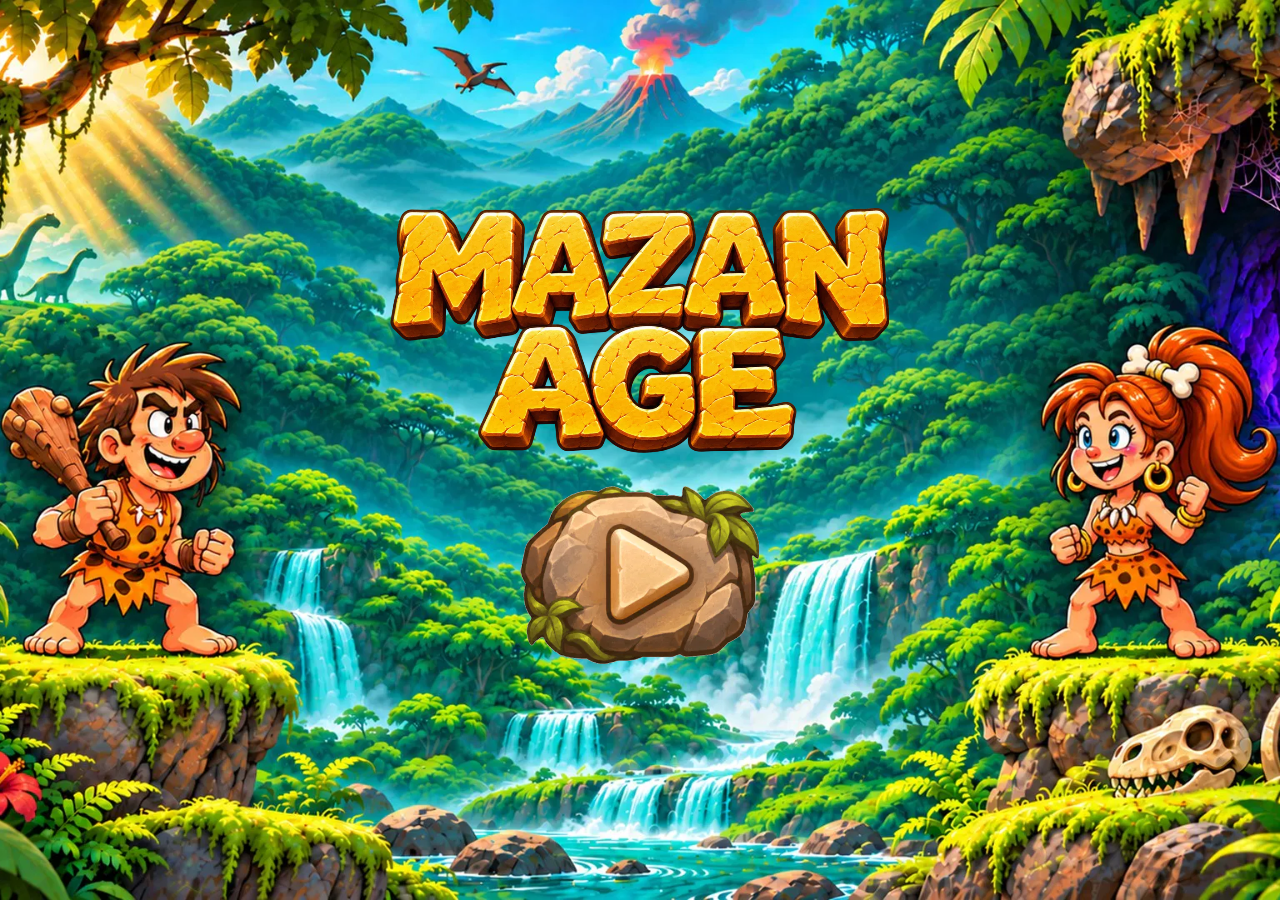
<file: demo/index.html>
<!DOCTYPE html>
<html lang="en">
	<head>
		<meta charset="utf-8">
		<meta name="viewport" content="width=device-width, user-scalable=no, initial-scale=1.0">
		<title>Mazan Age</title>
		<style>
html, body, #canvas {
	margin: 0;
	padding: 0;
	border: 0;
}

body {
	color: white;
	background-color: black;
	overflow: hidden;
	touch-action: none;
}

#canvas {
	display: block;
}

#canvas:focus {
	outline: none;
}

#status, #status-splash, #status-progress {
	position: absolute;
	left: 0;
	right: 0;
}

#status, #status-splash {
	top: 0;
	bottom: 0;
}

#status {
	background-color: #21170d;
	display: flex;
	flex-direction: column;
	justify-content: center;
	align-items: center;
	visibility: hidden;
}

#status-splash {
	max-height: 100%;
	max-width: 100%;
	margin: auto;
}

#status-splash.show-image--false {
	display: none;
}

#status-splash.fullsize--true {
	height: 100%;
	width: 100%;
	object-fit: contain;
}

#status-splash.use-filter--false {
	image-rendering: pixelated;
}

#status-progress, #status-notice {
	display: none;
}

#status-progress {
	bottom: 10%;
	width: 50%;
	margin: 0 auto;
}

#status-notice {
	background-color: #5b3943;
	border-radius: 0.5rem;
	border: 1px solid #9b3943;
	color: #e0e0e0;
	font-family: 'Noto Sans', 'Droid Sans', Arial, sans-serif;
	line-height: 1.3;
	margin: 0 2rem;
	overflow: hidden;
	padding: 1rem;
	text-align: center;
	z-index: 1;
}
		</style>
		<link id="-gd-engine-icon" rel="icon" type="image/png" href="index.icon.png" />
<link rel="apple-touch-icon" href="index.apple-touch-icon.png"/>

	</head>
	<body>
		<canvas id="canvas">
			Your browser does not support the canvas tag.
		</canvas>

		<noscript>
			Your browser does not support JavaScript.
		</noscript>

		<div id="status">
			<img id="status-splash" class="show-image--true fullsize--true use-filter--true" src="index.png" alt="">
			<progress id="status-progress"></progress>
			<div id="status-notice"></div>
		</div>

		<script src="index.js"></script>
		<script>
const GODOT_CONFIG = {"args":[],"canvasResizePolicy":2,"emscriptenPoolSize":8,"ensureCrossOriginIsolationHeaders":true,"executable":"index","experimentalVK":false,"fileSizes":{"index.pck":48871152,"index.wasm":39514754},"focusCanvas":true,"gdextensionLibs":[],"godotPoolSize":4};
const GODOT_THREADS_ENABLED = false;
const engine = new Engine(GODOT_CONFIG);

(function () {
	const statusOverlay = document.getElementById('status');
	const statusProgress = document.getElementById('status-progress');
	const statusNotice = document.getElementById('status-notice');

	let initializing = true;
	let statusMode = '';

	function setStatusMode(mode) {
		if (statusMode === mode || !initializing) {
			return;
		}
		if (mode === 'hidden') {
			statusOverlay.remove();
			initializing = false;
			return;
		}
		statusOverlay.style.visibility = 'visible';
		statusProgress.style.display = mode === 'progress' ? 'block' : 'none';
		statusNotice.style.display = mode === 'notice' ? 'block' : 'none';
		statusMode = mode;
	}

	function setStatusNotice(text) {
		while (statusNotice.lastChild) {
			statusNotice.removeChild(statusNotice.lastChild);
		}
		const lines = text.split('\n');
		lines.forEach((line) => {
			statusNotice.appendChild(document.createTextNode(line));
			statusNotice.appendChild(document.createElement('br'));
		});
	}

	function displayFailureNotice(err) {
		console.error(err);
		if (err instanceof Error) {
			setStatusNotice(err.message);
		} else if (typeof err === 'string') {
			setStatusNotice(err);
		} else {
			setStatusNotice('An unknown error occurred.');
		}
		setStatusMode('notice');
		initializing = false;
	}

	const missing = Engine.getMissingFeatures({
		threads: GODOT_THREADS_ENABLED,
	});

	if (missing.length !== 0) {
		if (GODOT_CONFIG['serviceWorker'] && GODOT_CONFIG['ensureCrossOriginIsolationHeaders'] && 'serviceWorker' in navigator) {
			let serviceWorkerRegistrationPromise;
			try {
				serviceWorkerRegistrationPromise = navigator.serviceWorker.getRegistration();
			} catch (err) {
				serviceWorkerRegistrationPromise = Promise.reject(new Error('Service worker registration failed.'));
			}
			// There's a chance that installing the service worker would fix the issue
			Promise.race([
				serviceWorkerRegistrationPromise.then((registration) => {
					if (registration != null) {
						return Promise.reject(new Error('Service worker already exists.'));
					}
					return registration;
				}).then(() => engine.installServiceWorker()),
				// For some reason, `getRegistration()` can stall
				new Promise((resolve) => {
					setTimeout(() => resolve(), 2000);
				}),
			]).then(() => {
				// Reload if there was no error.
				window.location.reload();
			}).catch((err) => {
				console.error('Error while registering service worker:', err);
			});
		} else {
			// Display the message as usual
			const missingMsg = 'Error\nThe following features required to run Godot projects on the Web are missing:\n';
			displayFailureNotice(missingMsg + missing.join('\n'));
		}
	} else {
		setStatusMode('progress');
		engine.startGame({
			'onProgress': function (current, total) {
				if (current > 0 && total > 0) {
					statusProgress.value = current;
					statusProgress.max = total;
				} else {
					statusProgress.removeAttribute('value');
					statusProgress.removeAttribute('max');
				}
			},
		}).then(() => {
			setStatusMode('hidden');
		}, displayFailureNotice);
	}
}());
		</script>
	</body>
</html>
</file>
